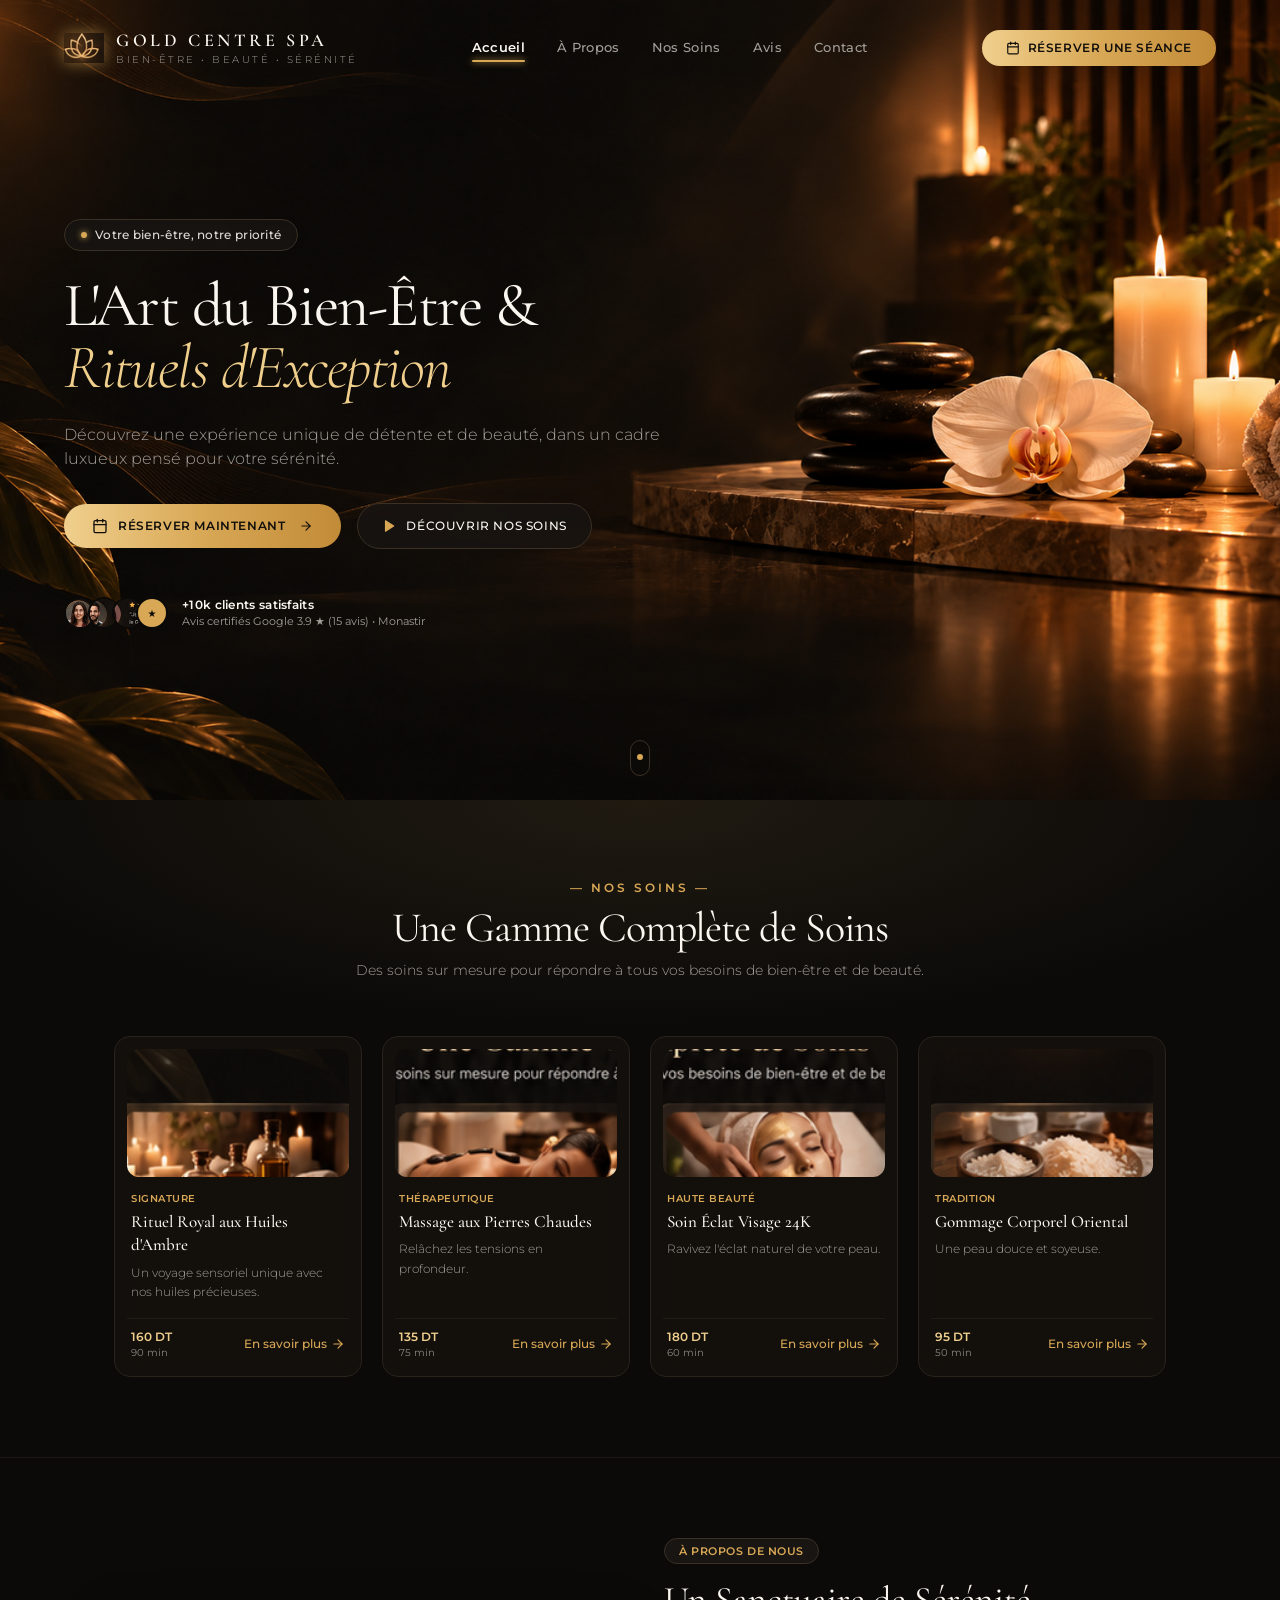
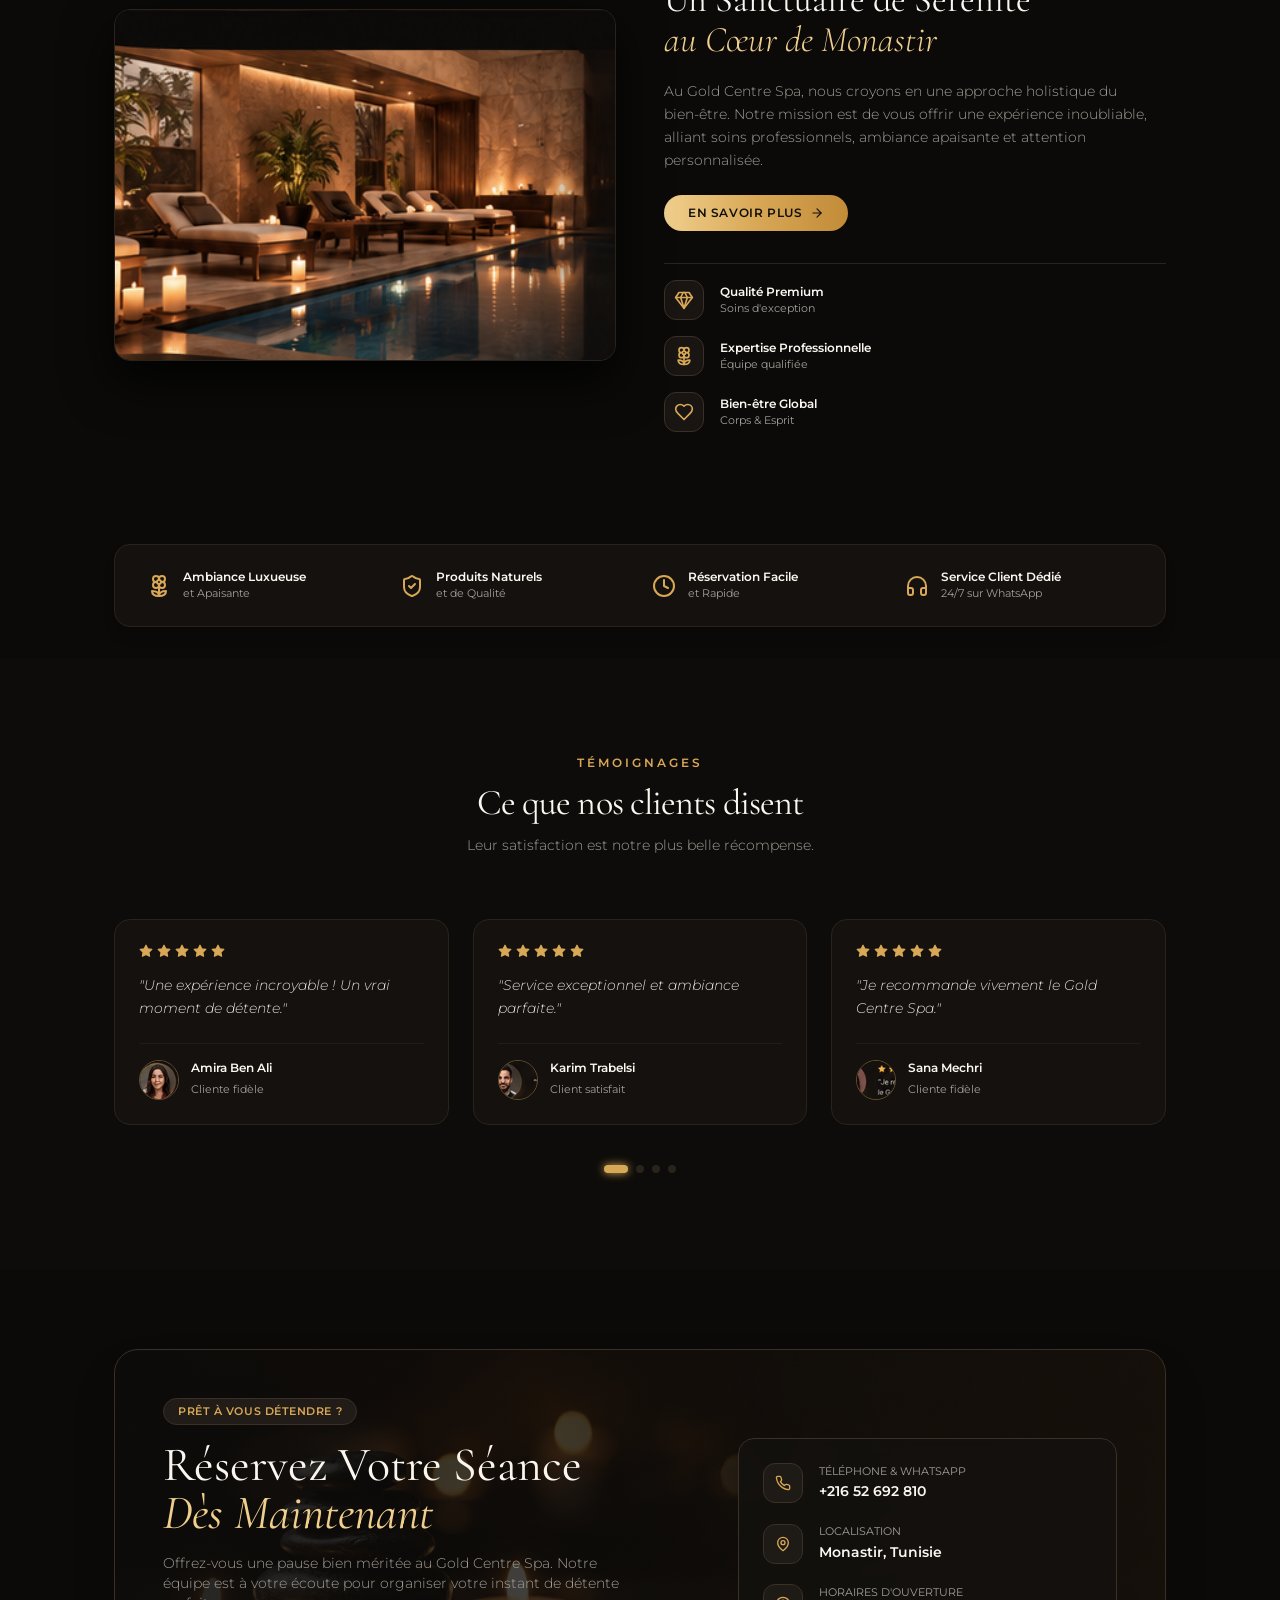
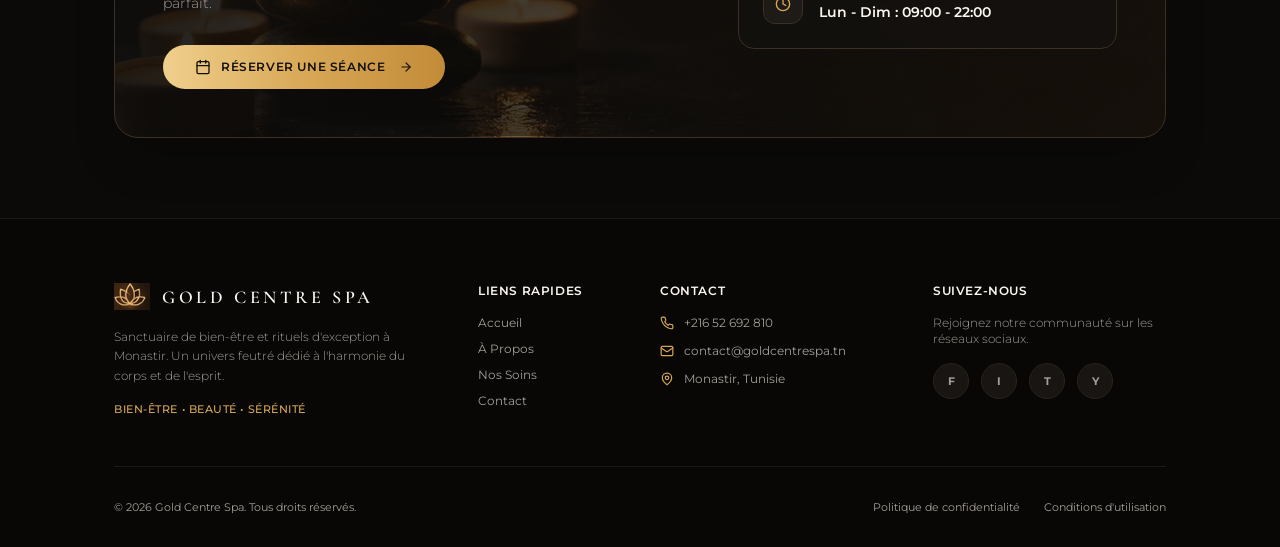
<file: index.html>
<!doctype html>
<html lang="fr" class="scroll-smooth">
  <head>
    <meta charset="UTF-8" />
    <link rel="icon" type="image/svg+xml" href="data:image/svg+xml,<svg xmlns='http://www.w3.org/2000/svg' viewBox='0 0 24 24' fill='%23D8A856'><path d='M12 2C12 2 8 8 8 13C8 16.31 10.69 19 14 19C14.7 19 15.37 18.88 16 18.66C15.42 16.37 16.14 13.78 17.88 12.04C16.82 9.5 14.15 4.5 12 2Z'/></svg>" />
    <meta name="viewport" content="width=device-width, initial-scale=1.0" />
    <title>Gold Centre Spa Monastir | L'Art du Bien-Être & Rituels d'Exception</title>
    <!-- Google Fonts -->
    <link rel="preconnect" href="https://fonts.googleapis.com">
    <link rel="preconnect" href="https://fonts.gstatic.com" crossorigin>
    <link href="https://fonts.googleapis.com/css2?family=Cormorant+Garamond:ital,wght@0,400;0,500;0,600;0,700;1,400;1,600&family=Montserrat:wght@300;400;500;600;700&display=swap" rel="stylesheet">
    <script type="module" crossorigin src="/assets/index-BKcq-7Md.js"></script>
    <link rel="stylesheet" crossorigin href="/assets/index-CMyZaOZo.css">
  <link rel="icon" type="image/svg+xml" href="favicon.svg">
<link rel="shortcut icon" href="favicon.ico">
</head>
  <body class="bg-[#0B0A09] text-[#E0DCD6] font-sans antialiased selection:bg-[#D8A856] selection:text-[#0B0A09]">
    <div id="root"></div>
  </body>
</html>
</file>
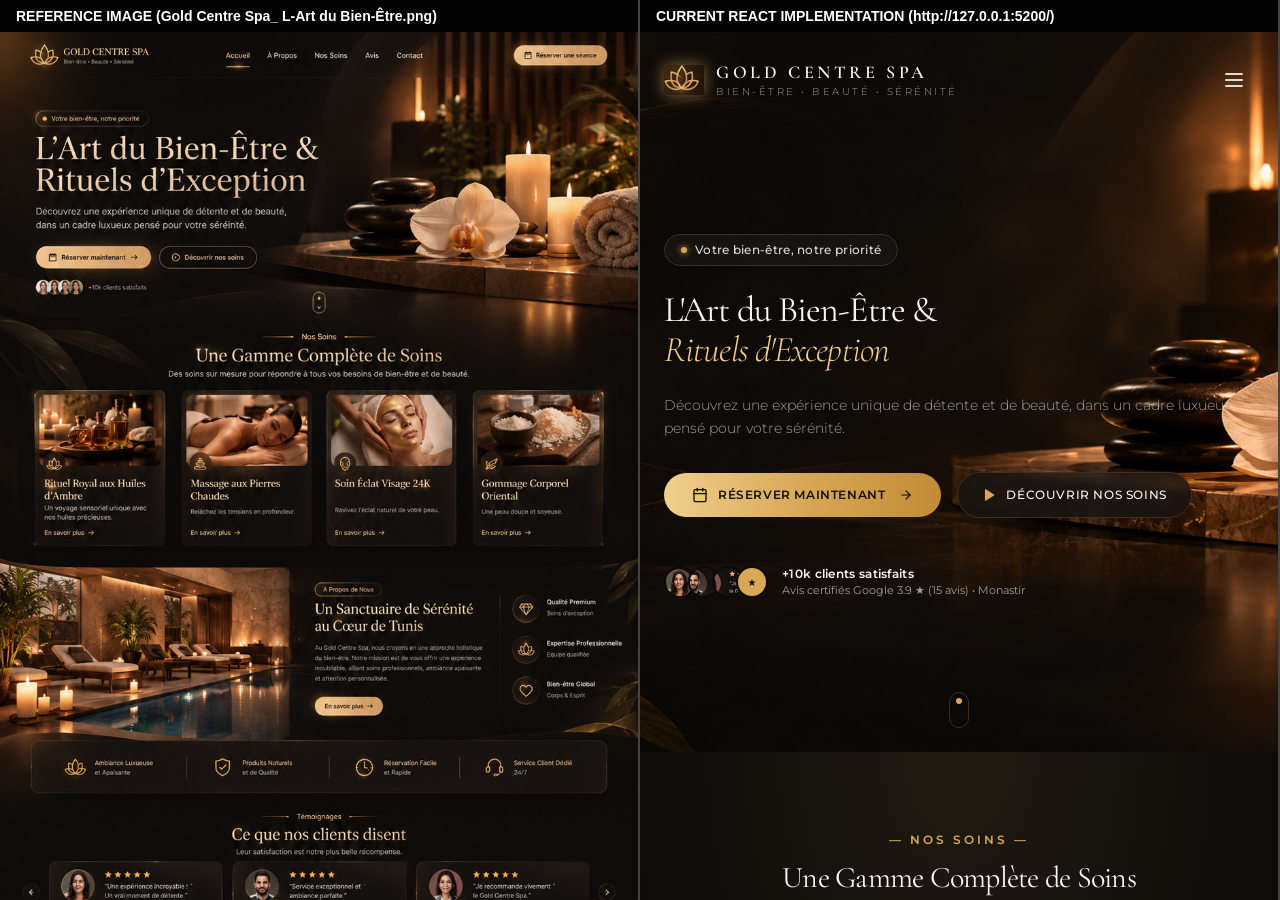
<file: compare.html>
<!DOCTYPE html>
<html>
<head>
  <meta charset="utf-8">
  <title>Side by Side Comparison</title>
  <style>
    body {
      margin: 0;
      padding: 0;
      background: #111;
      color: #fff;
      font-family: sans-serif;
      display: flex;
    }
    .col {
      flex: 1;
      height: 100vh;
      overflow-y: scroll;
      border-right: 2px solid #444;
      position: relative;
    }
    .header {
      position: sticky;
      top: 0;
      background: rgba(0,0,0,0.8);
      padding: 8px 16px;
      font-size: 14px;
      font-weight: bold;
      z-index: 100;
    }
    img {
      width: 100%;
      display: block;
    }
    iframe {
      width: 100%;
      height: 4000px;
      border: none;
    }
  </style>
<link rel="icon" type="image/svg+xml" href="favicon.svg">
<link rel="shortcut icon" href="favicon.ico">
</head>
<body>
  <div class="col" id="col-ref">
    <div class="header">REFERENCE IMAGE (Gold Centre Spa_ L-Art du Bien-Être.png)</div>
    <img src="/ref_full.png" />
  </div>
  <div class="col" id="col-actual">
    <div class="header">CURRENT REACT IMPLEMENTATION (http://127.0.0.1:5200/)</div>
    <iframe src="/" id="site-frame"></iframe>
  </div>
</body>
</html>
</file>
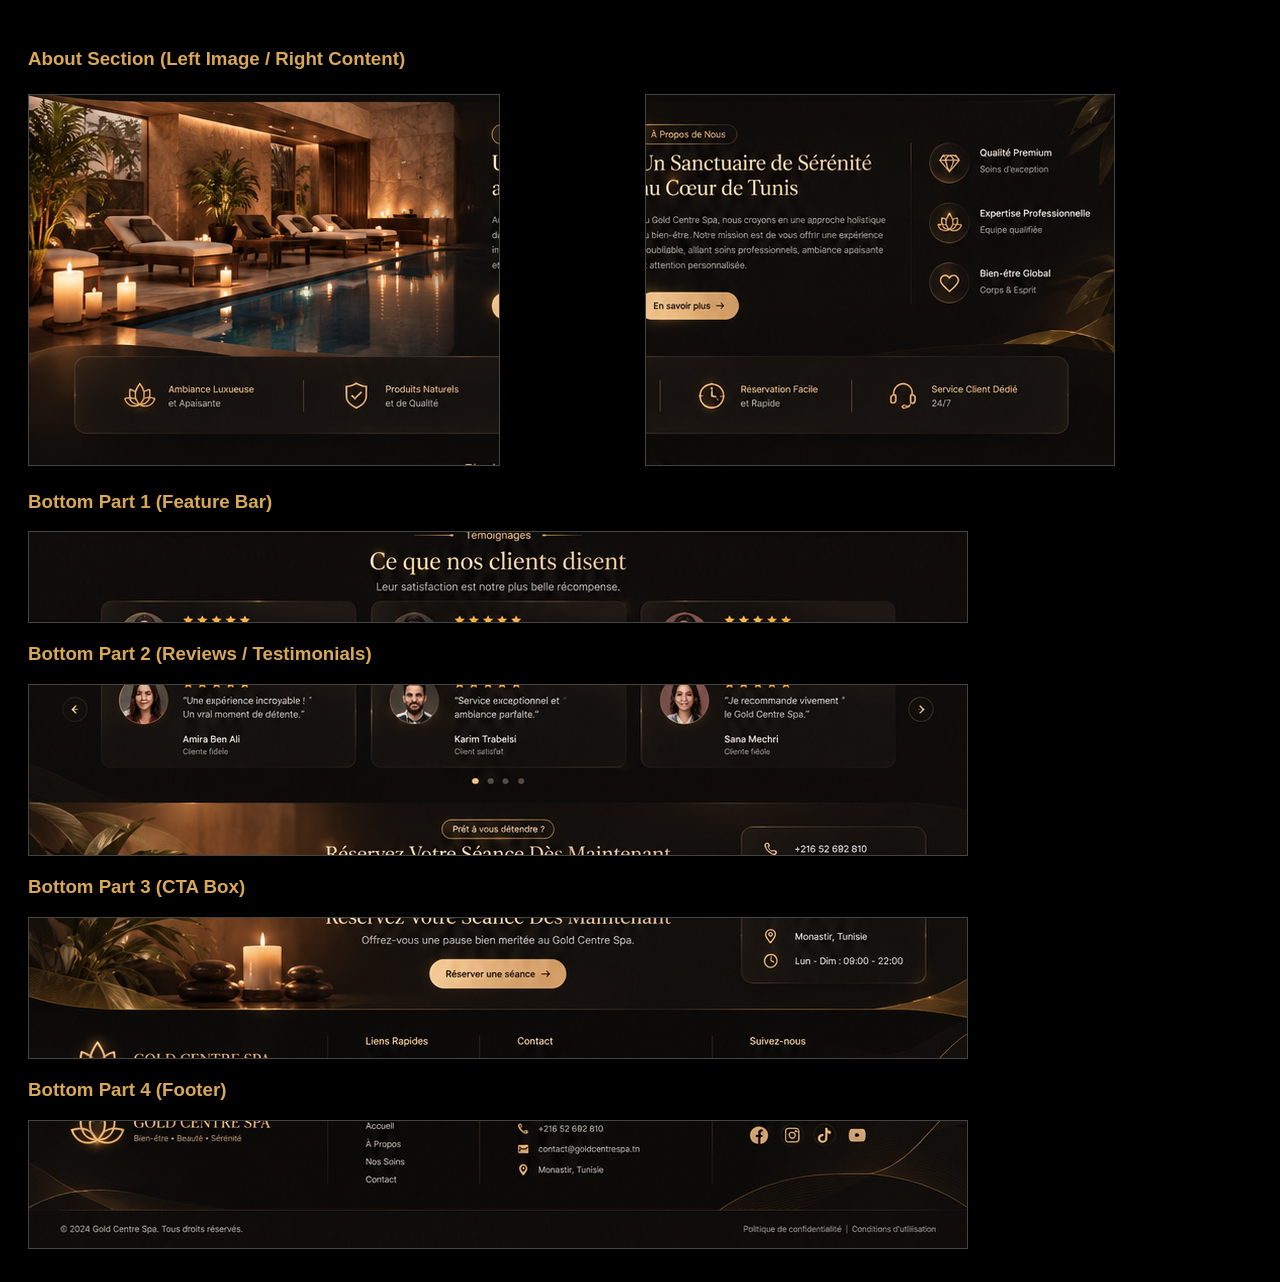
<file: inspect_details.html>
<!DOCTYPE html>
<html>
<head>
  <meta charset="utf-8">
  <title>Inspect Details</title>
  <style>
    body { background: #000; color: #fff; font-family: sans-serif; padding: 20px; }
    h3 { color: #d8a856; margin-top: 20px; }
    img { border: 1px solid #444; max-width: 100%; display: block; margin: 5px 0; }
    .row { display: flex; gap: 10px; }
    .col { flex: 1; }
  </style>
<link rel="icon" type="image/svg+xml" href="favicon.svg">
<link rel="shortcut icon" href="favicon.ico">
</head>
<body>
  <h3>About Section (Left Image / Right Content)</h3>
  <div class="row">
    <div class="col"><img src="/about_left.png" /></div>
    <div class="col"><img src="/about_right.png" /></div>
  </div>

  <h3>Bottom Part 1 (Feature Bar)</h3>
  <img src="/bot_part1.png" />

  <h3>Bottom Part 2 (Reviews / Testimonials)</h3>
  <img src="/bot_part2.png" />

  <h3>Bottom Part 3 (CTA Box)</h3>
  <img src="/bot_part3.png" />

  <h3>Bottom Part 4 (Footer)</h3>
  <img src="/bot_part4.png" />
</body>
</html>
</file>
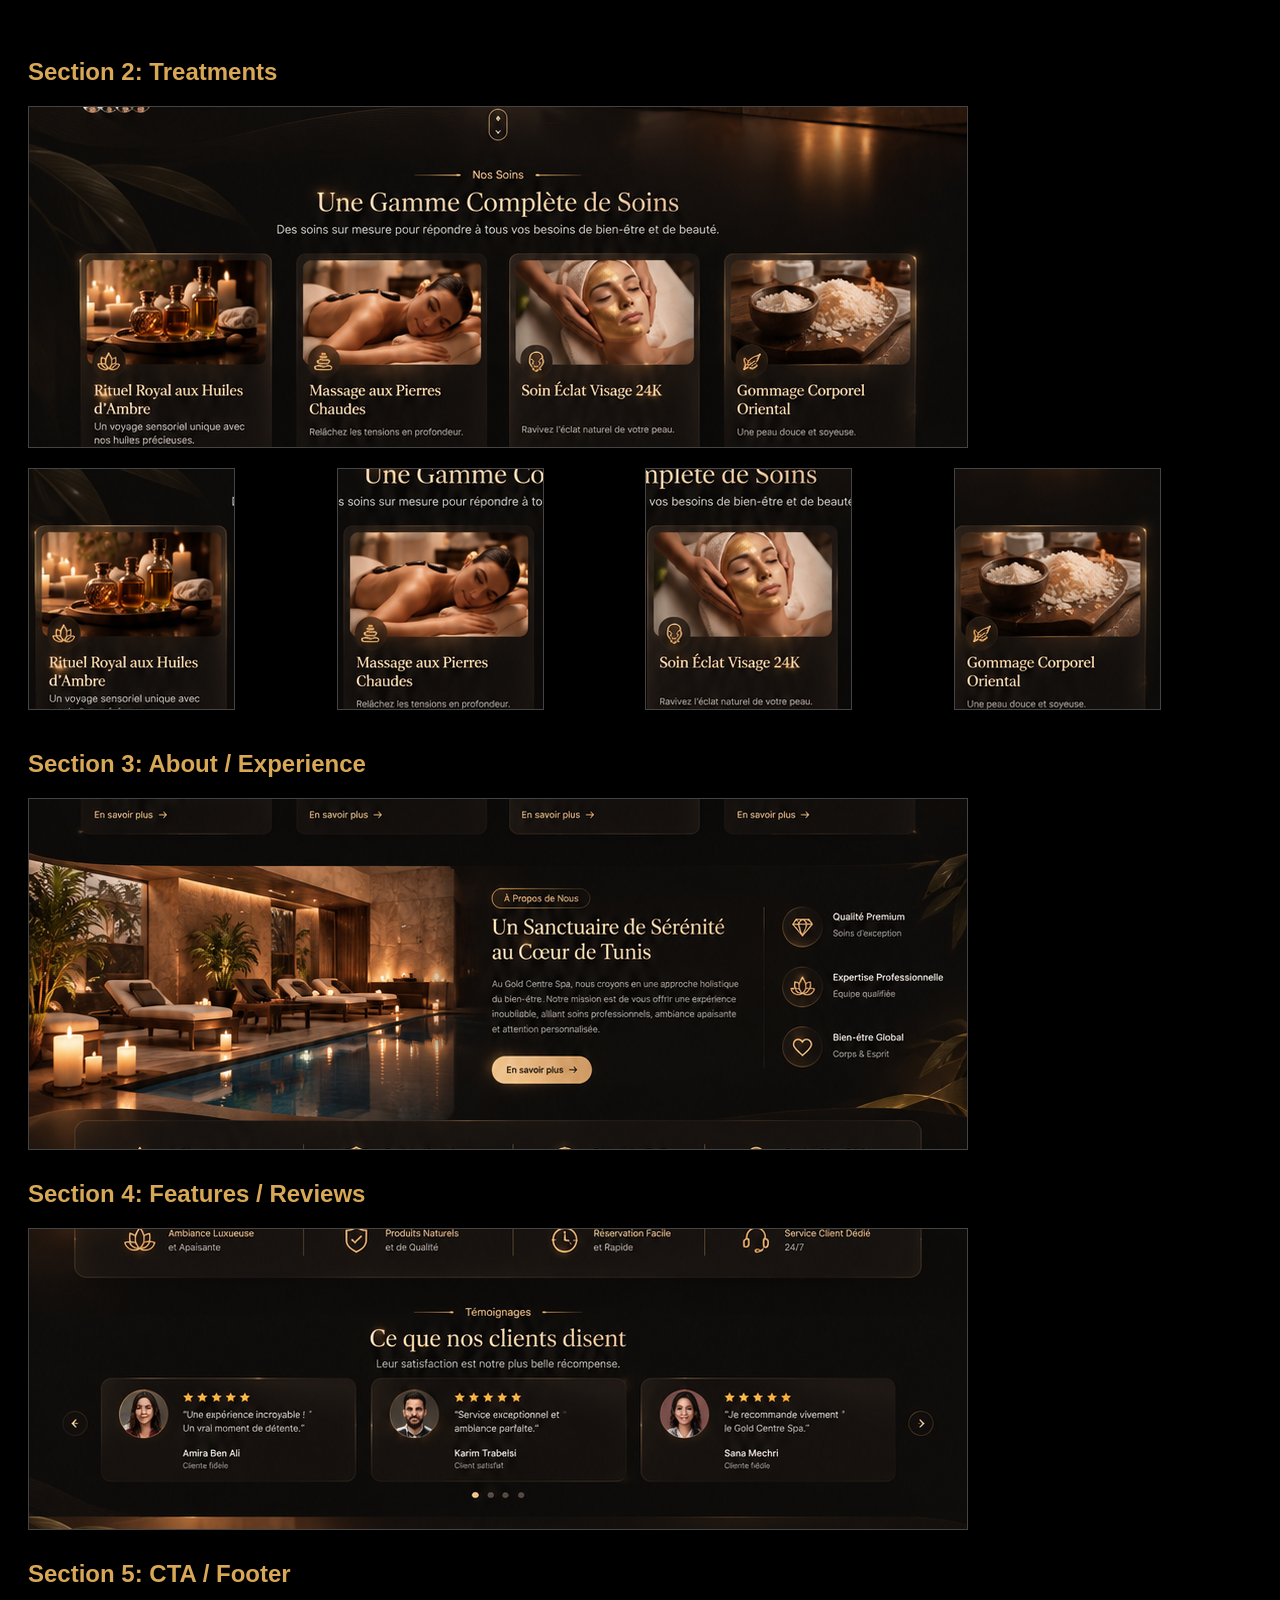
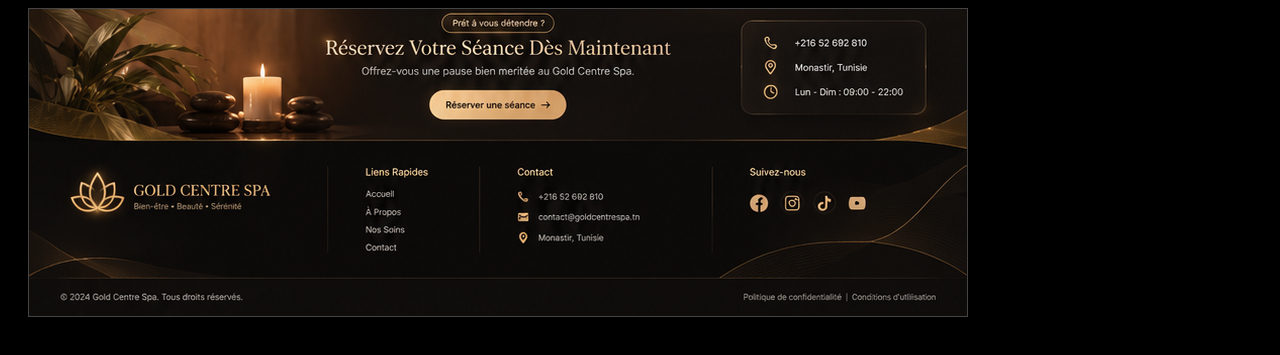
<file: inspect_slices.html>
<!DOCTYPE html>
<html>
<head>
  <meta charset="utf-8">
  <title>Inspect Slices</title>
  <style>
    body { background: #000; color: #fff; font-family: sans-serif; padding: 20px; }
    h2 { color: #d8a856; margin-top: 30px; }
    img { border: 1px solid #444; max-width: 100%; display: block; margin: 10px 0; }
    .grid { display: grid; grid-template-columns: repeat(4, 1fr); gap: 10px; }
  </style>
<link rel="icon" type="image/svg+xml" href="favicon.svg">
<link rel="shortcut icon" href="favicon.ico">
</head>
<body>
  <h2>Section 2: Treatments</h2>
  <img src="/ref_sec2.png" />
  <div class="grid">
    <img src="/card1.png" />
    <img src="/card2.png" />
    <img src="/card3.png" />
    <img src="/card4.png" />
  </div>

  <h2>Section 3: About / Experience</h2>
  <img src="/ref_sec3.png" />

  <h2>Section 4: Features / Reviews</h2>
  <img src="/ref_sec4.png" />

  <h2>Section 5: CTA / Footer</h2>
  <img src="/ref_sec5.png" />
</body>
</html>
</file>
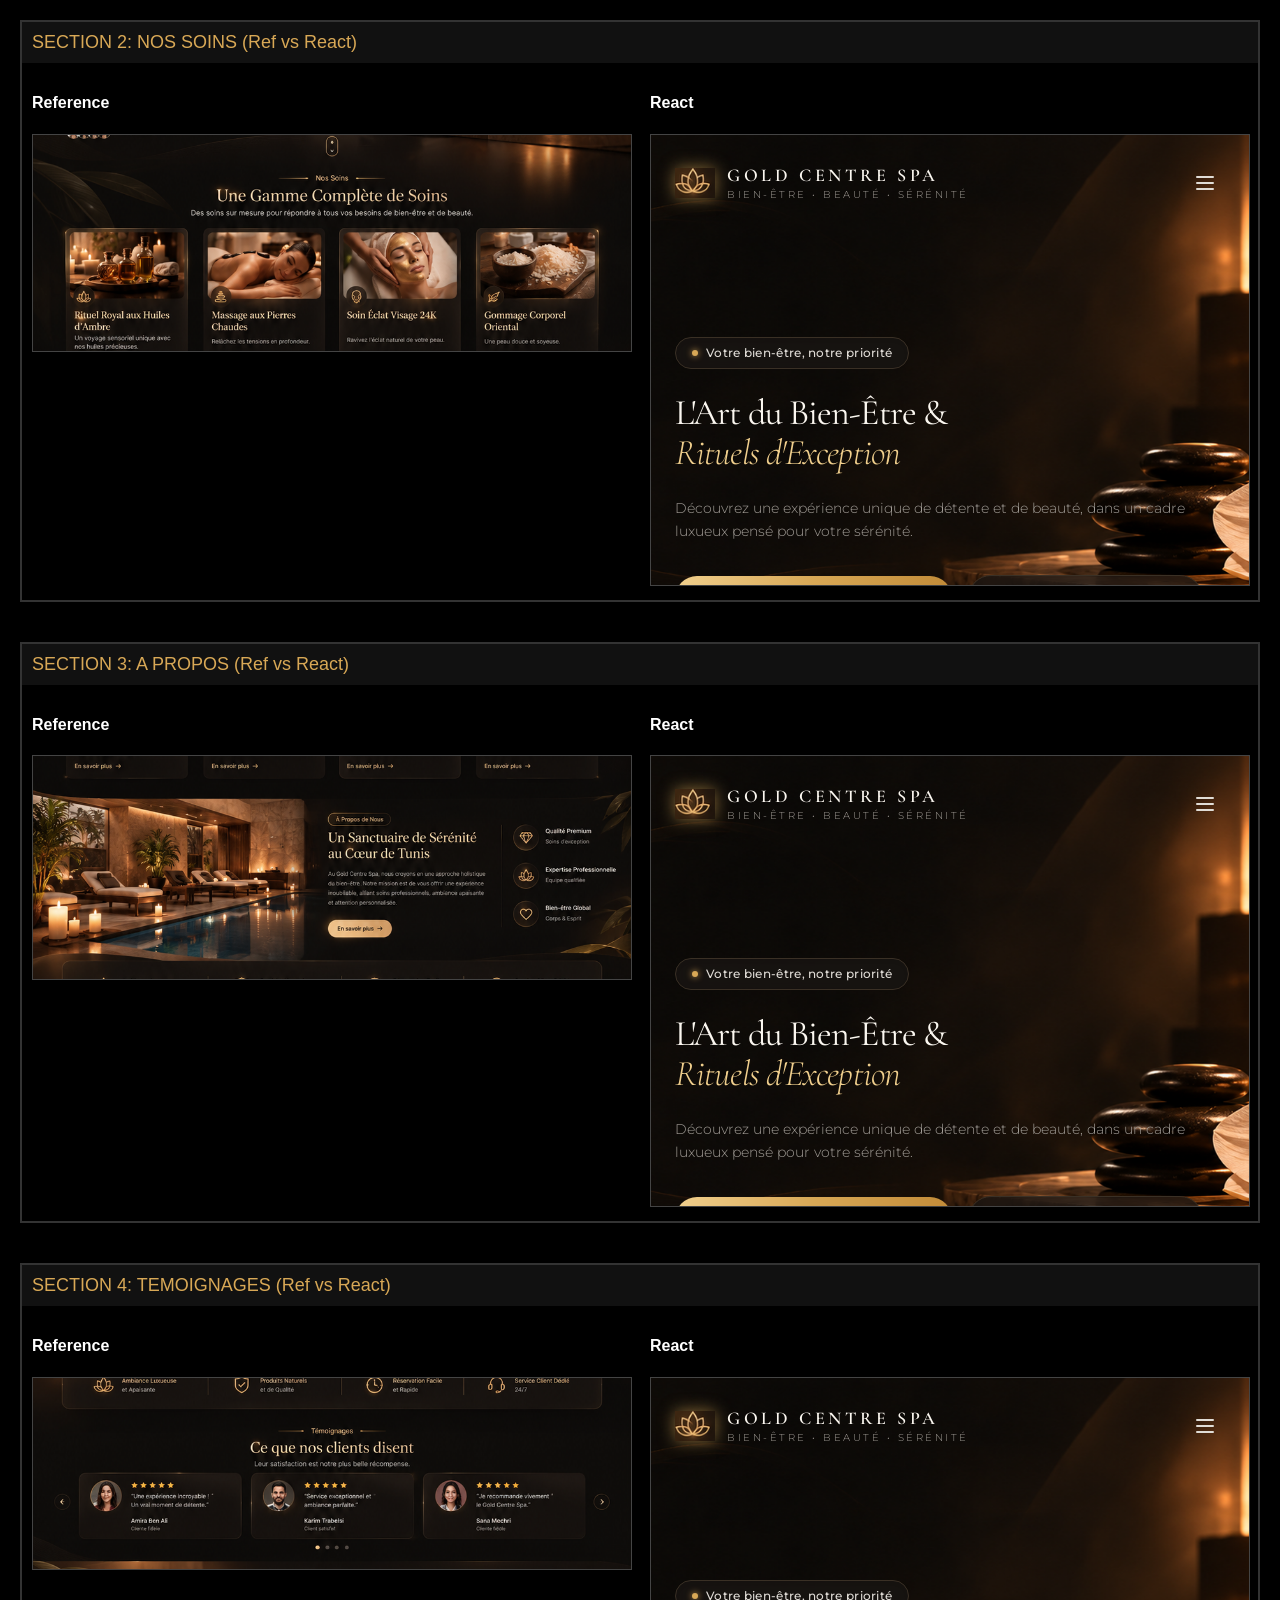
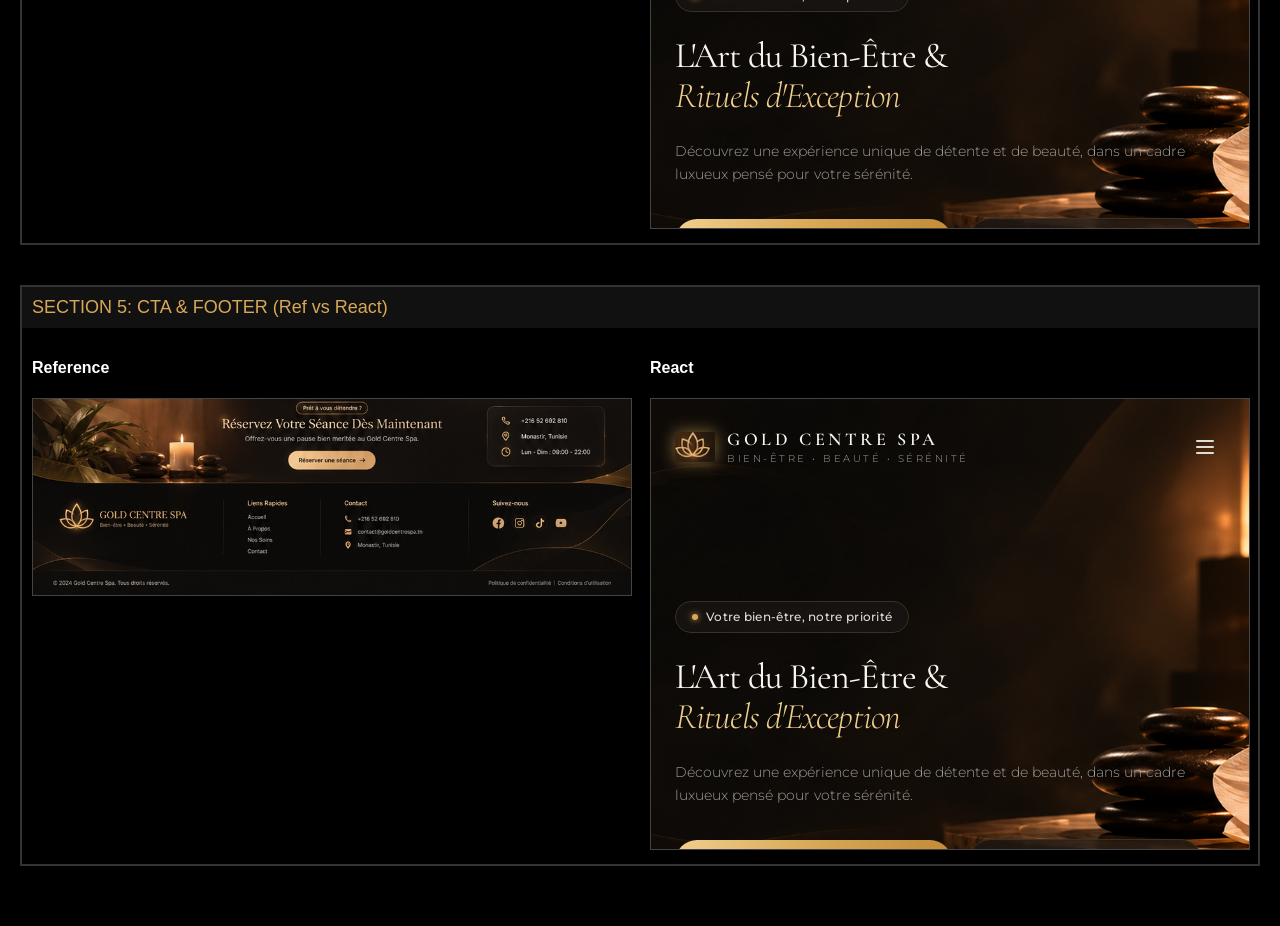
<file: section_by_section.html>
<!DOCTYPE html>
<html>
<head>
<style>
  body { background: #000; color: #fff; font-family: sans-serif; margin: 0; padding: 20px; }
  .sec-comp { margin-bottom: 40px; border: 2px solid #333; }
  .title { color: #d8a856; font-size: 18px; padding: 10px; background: #111; }
  .grid { display: grid; grid-template-columns: 1fr 1fr; gap: 20px; padding: 10px; }
  img { width: 100%; border: 1px solid #444; }
  iframe { width: 100%; border: 1px solid #444; background: #0b0a09; }
</style>
<link rel="icon" type="image/svg+xml" href="favicon.svg">
<link rel="shortcut icon" href="favicon.ico">
</head>
<body>
  <div class="sec-comp">
    <div class="title">SECTION 2: NOS SOINS (Ref vs React)</div>
    <div class="grid">
      <div><h4>Reference</h4><img src="/ref_sec2.png" /></div>
      <div><h4>React</h4><iframe src="/#soins" height="450"></iframe></div>
    </div>
  </div>

  <div class="sec-comp">
    <div class="title">SECTION 3: A PROPOS (Ref vs React)</div>
    <div class="grid">
      <div><h4>Reference</h4><img src="/ref_sec3.png" /></div>
      <div><h4>React</h4><iframe src="/#apropos" height="450"></iframe></div>
    </div>
  </div>

  <div class="sec-comp">
    <div class="title">SECTION 4: TEMOIGNAGES (Ref vs React)</div>
    <div class="grid">
      <div><h4>Reference</h4><img src="/ref_sec4.png" /></div>
      <div><h4>React</h4><iframe src="/#avis" height="450"></iframe></div>
    </div>
  </div>

  <div class="sec-comp">
    <div class="title">SECTION 5: CTA & FOOTER (Ref vs React)</div>
    <div class="grid">
      <div><h4>Reference</h4><img src="/ref_sec5.png" /></div>
      <div><h4>React</h4><iframe src="/#contact" height="450"></iframe></div>
    </div>
  </div>
</body>
</html>
</file>
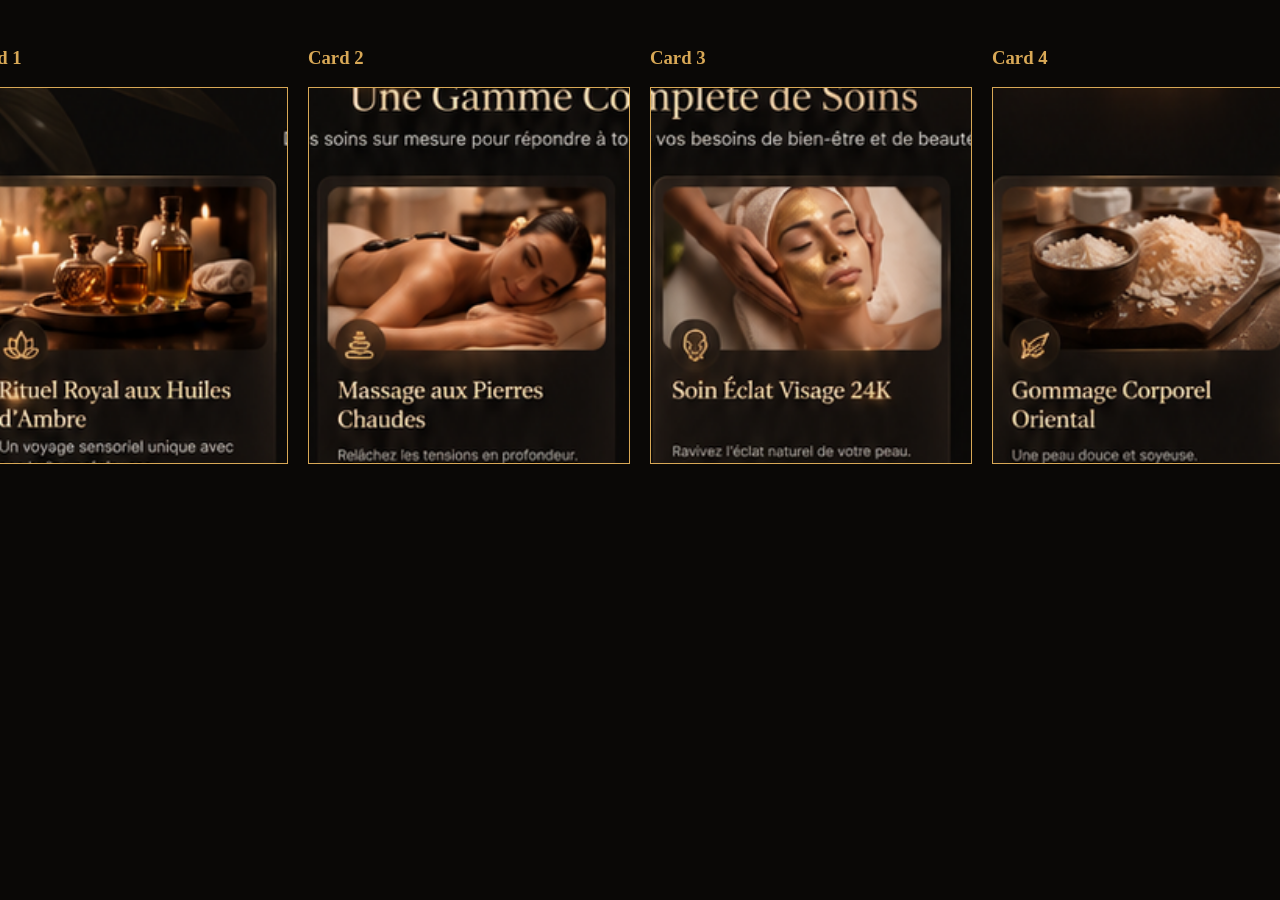
<file: zoom_cards.html>
<!DOCTYPE html>
<html>
<head>
  <meta charset="utf-8">
  <title>Zoom Cards</title>
<link rel="icon" type="image/svg+xml" href="favicon.svg">
<link rel="shortcut icon" href="favicon.ico">
</head>
<body style="background:#0a0806; color:#fff; display:flex; gap:20px; padding:20px; justify-content:center;">
  <div><h3 style="color:#d8a856;">Card 1</h3><img src="/card1.png" style="width:320px; border:1px solid #d8a856;" /></div>
  <div><h3 style="color:#d8a856;">Card 2</h3><img src="/card2.png" style="width:320px; border:1px solid #d8a856;" /></div>
  <div><h3 style="color:#d8a856;">Card 3</h3><img src="/card3.png" style="width:320px; border:1px solid #d8a856;" /></div>
  <div><h3 style="color:#d8a856;">Card 4</h3><img src="/card4.png" style="width:320px; border:1px solid #d8a856;" /></div>
</body>
</html>
</file>
<file: assets/index-CMyZaOZo.css>
*,:before,:after{--tw-border-spacing-x: 0;--tw-border-spacing-y: 0;--tw-translate-x: 0;--tw-translate-y: 0;--tw-rotate: 0;--tw-skew-x: 0;--tw-skew-y: 0;--tw-scale-x: 1;--tw-scale-y: 1;--tw-pan-x: ;--tw-pan-y: ;--tw-pinch-zoom: ;--tw-scroll-snap-strictness: proximity;--tw-gradient-from-position: ;--tw-gradient-via-position: ;--tw-gradient-to-position: ;--tw-ordinal: ;--tw-slashed-zero: ;--tw-numeric-figure: ;--tw-numeric-spacing: ;--tw-numeric-fraction: ;--tw-ring-inset: ;--tw-ring-offset-width: 0px;--tw-ring-offset-color: #fff;--tw-ring-color: rgb(59 130 246 / .5);--tw-ring-offset-shadow: 0 0 #0000;--tw-ring-shadow: 0 0 #0000;--tw-shadow: 0 0 #0000;--tw-shadow-colored: 0 0 #0000;--tw-blur: ;--tw-brightness: ;--tw-contrast: ;--tw-grayscale: ;--tw-hue-rotate: ;--tw-invert: ;--tw-saturate: ;--tw-sepia: ;--tw-drop-shadow: ;--tw-backdrop-blur: ;--tw-backdrop-brightness: ;--tw-backdrop-contrast: ;--tw-backdrop-grayscale: ;--tw-backdrop-hue-rotate: ;--tw-backdrop-invert: ;--tw-backdrop-opacity: ;--tw-backdrop-saturate: ;--tw-backdrop-sepia: ;--tw-contain-size: ;--tw-contain-layout: ;--tw-contain-paint: ;--tw-contain-style: }::backdrop{--tw-border-spacing-x: 0;--tw-border-spacing-y: 0;--tw-translate-x: 0;--tw-translate-y: 0;--tw-rotate: 0;--tw-skew-x: 0;--tw-skew-y: 0;--tw-scale-x: 1;--tw-scale-y: 1;--tw-pan-x: ;--tw-pan-y: ;--tw-pinch-zoom: ;--tw-scroll-snap-strictness: proximity;--tw-gradient-from-position: ;--tw-gradient-via-position: ;--tw-gradient-to-position: ;--tw-ordinal: ;--tw-slashed-zero: ;--tw-numeric-figure: ;--tw-numeric-spacing: ;--tw-numeric-fraction: ;--tw-ring-inset: ;--tw-ring-offset-width: 0px;--tw-ring-offset-color: #fff;--tw-ring-color: rgb(59 130 246 / .5);--tw-ring-offset-shadow: 0 0 #0000;--tw-ring-shadow: 0 0 #0000;--tw-shadow: 0 0 #0000;--tw-shadow-colored: 0 0 #0000;--tw-blur: ;--tw-brightness: ;--tw-contrast: ;--tw-grayscale: ;--tw-hue-rotate: ;--tw-invert: ;--tw-saturate: ;--tw-sepia: ;--tw-drop-shadow: ;--tw-backdrop-blur: ;--tw-backdrop-brightness: ;--tw-backdrop-contrast: ;--tw-backdrop-grayscale: ;--tw-backdrop-hue-rotate: ;--tw-backdrop-invert: ;--tw-backdrop-opacity: ;--tw-backdrop-saturate: ;--tw-backdrop-sepia: ;--tw-contain-size: ;--tw-contain-layout: ;--tw-contain-paint: ;--tw-contain-style: }*,:before,:after{box-sizing:border-box;border-width:0;border-style:solid;border-color:#e5e7eb}:before,:after{--tw-content: ""}html,:host{line-height:1.5;-webkit-text-size-adjust:100%;-moz-tab-size:4;-o-tab-size:4;tab-size:4;font-family:Montserrat,system-ui,sans-serif;font-feature-settings:normal;font-variation-settings:normal;-webkit-tap-highlight-color:transparent}body{margin:0;line-height:inherit}hr{height:0;color:inherit;border-top-width:1px}abbr:where([title]){-webkit-text-decoration:underline dotted;text-decoration:underline dotted}h1,h2,h3,h4,h5,h6{font-size:inherit;font-weight:inherit}a{color:inherit;text-decoration:inherit}b,strong{font-weight:bolder}code,kbd,samp,pre{font-family:ui-monospace,SFMono-Regular,Menlo,Monaco,Consolas,Liberation Mono,Courier New,monospace;font-feature-settings:normal;font-variation-settings:normal;font-size:1em}small{font-size:80%}sub,sup{font-size:75%;line-height:0;position:relative;vertical-align:baseline}sub{bottom:-.25em}sup{top:-.5em}table{text-indent:0;border-color:inherit;border-collapse:collapse}button,input,optgroup,select,textarea{font-family:inherit;font-feature-settings:inherit;font-variation-settings:inherit;font-size:100%;font-weight:inherit;line-height:inherit;letter-spacing:inherit;color:inherit;margin:0;padding:0}button,select{text-transform:none}button,input:where([type=button]),input:where([type=reset]),input:where([type=submit]){-webkit-appearance:button;background-color:transparent;background-image:none}:-moz-focusring{outline:auto}:-moz-ui-invalid{box-shadow:none}progress{vertical-align:baseline}::-webkit-inner-spin-button,::-webkit-outer-spin-button{height:auto}[type=search]{-webkit-appearance:textfield;outline-offset:-2px}::-webkit-search-decoration{-webkit-appearance:none}::-webkit-file-upload-button{-webkit-appearance:button;font:inherit}summary{display:list-item}blockquote,dl,dd,h1,h2,h3,h4,h5,h6,hr,figure,p,pre{margin:0}fieldset{margin:0;padding:0}legend{padding:0}ol,ul,menu{list-style:none;margin:0;padding:0}dialog{padding:0}textarea{resize:vertical}input::-moz-placeholder,textarea::-moz-placeholder{opacity:1;color:#9ca3af}input::placeholder,textarea::placeholder{opacity:1;color:#9ca3af}button,[role=button]{cursor:pointer}:disabled{cursor:default}img,svg,video,canvas,audio,iframe,embed,object{display:block;vertical-align:middle}img,video{max-width:100%;height:auto}[hidden]:where(:not([hidden=until-found])){display:none}.fixed{position:fixed}.absolute{position:absolute}.relative{position:relative}.inset-0{top:0;right:0;bottom:0;left:0}.bottom-0{bottom:0}.bottom-6{bottom:1.5rem}.left-0{left:0}.left-1\/2{left:50%}.right-0{right:0}.right-4{right:1rem}.right-5{right:1.25rem}.top-0{top:0}.top-4{top:1rem}.top-5{top:1.25rem}.z-10{z-index:10}.z-20{z-index:20}.z-40{z-index:40}.z-50{z-index:50}.mx-auto{margin-left:auto;margin-right:auto}.mb-1{margin-bottom:.25rem}.mb-1\.5{margin-bottom:.375rem}.mb-10{margin-bottom:2.5rem}.mb-14{margin-bottom:3.5rem}.mb-16{margin-bottom:4rem}.mb-2{margin-bottom:.5rem}.mb-3{margin-bottom:.75rem}.mb-3\.5{margin-bottom:.875rem}.mb-4{margin-bottom:1rem}.mb-5{margin-bottom:1.25rem}.mb-6{margin-bottom:1.5rem}.mb-8{margin-bottom:2rem}.ml-1{margin-left:.25rem}.mt-10{margin-top:2.5rem}.mt-2{margin-top:.5rem}.line-clamp-2{overflow:hidden;display:-webkit-box;-webkit-box-orient:vertical;-webkit-line-clamp:2}.block{display:block}.inline-block{display:inline-block}.flex{display:flex}.inline-flex{display:inline-flex}.grid{display:grid}.hidden{display:none}.h-1\.5{height:.375rem}.h-10{height:2.5rem}.h-2{height:.5rem}.h-24{height:6rem}.h-3\.5{height:.875rem}.h-32{height:8rem}.h-4{height:1rem}.h-48{height:12rem}.h-5{height:1.25rem}.h-6{height:1.5rem}.h-8{height:2rem}.h-9{height:2.25rem}.h-\[2px\]{height:2px}.h-auto{height:auto}.h-full{height:100%}.min-h-\[720px\]{min-height:720px}.min-h-screen{min-height:100vh}.w-1\.5{width:.375rem}.w-10{width:2.5rem}.w-2{width:.5rem}.w-3\.5{width:.875rem}.w-4{width:1rem}.w-5{width:1.25rem}.w-6{width:1.5rem}.w-8{width:2rem}.w-9{width:2.25rem}.w-full{width:100%}.max-w-\[1100px\]{max-width:1100px}.max-w-\[1200px\]{max-width:1200px}.max-w-\[320px\]{max-width:320px}.max-w-\[480px\]{max-width:480px}.max-w-\[620px\]{max-width:620px}.max-w-\[680px\]{max-width:680px}.max-w-lg{max-width:32rem}.max-w-md{max-width:28rem}.shrink-0{flex-shrink:0}.-translate-x-1\/2{--tw-translate-x: -50%;transform:translate(var(--tw-translate-x),var(--tw-translate-y)) rotate(var(--tw-rotate)) skew(var(--tw-skew-x)) skewY(var(--tw-skew-y)) scaleX(var(--tw-scale-x)) scaleY(var(--tw-scale-y))}.grid-cols-1{grid-template-columns:repeat(1,minmax(0,1fr))}.grid-cols-2{grid-template-columns:repeat(2,minmax(0,1fr))}.flex-col{flex-direction:column}.flex-wrap{flex-wrap:wrap}.items-start{align-items:flex-start}.items-center{align-items:center}.justify-center{justify-content:center}.justify-between{justify-content:space-between}.gap-1{gap:.25rem}.gap-10{gap:2.5rem}.gap-12{gap:3rem}.gap-2{gap:.5rem}.gap-2\.5{gap:.625rem}.gap-3{gap:.75rem}.gap-3\.5{gap:.875rem}.gap-4{gap:1rem}.gap-5{gap:1.25rem}.gap-6{gap:1.5rem}.gap-8{gap:2rem}.-space-x-2>:not([hidden])~:not([hidden]){--tw-space-x-reverse: 0;margin-right:calc(-.5rem * var(--tw-space-x-reverse));margin-left:calc(-.5rem * calc(1 - var(--tw-space-x-reverse)))}.overflow-hidden{overflow:hidden}.overflow-x-hidden{overflow-x:hidden}.scroll-smooth{scroll-behavior:smooth}.rounded-2xl{border-radius:1rem}.rounded-3xl{border-radius:1.5rem}.rounded-full{border-radius:9999px}.rounded-xl{border-radius:.75rem}.border{border-width:1px}.border-2{border-width:2px}.border-b{border-bottom-width:1px}.border-t{border-top-width:1px}.border-\[\#0B0A09\]{--tw-border-opacity: 1;border-color:rgb(11 10 9 / var(--tw-border-opacity, 1))}.border-\[\#1C1712\]{--tw-border-opacity: 1;border-color:rgb(28 23 18 / var(--tw-border-opacity, 1))}.border-\[\#1F1914\]{--tw-border-opacity: 1;border-color:rgb(31 25 20 / var(--tw-border-opacity, 1))}.border-\[\#2A231C\]{--tw-border-opacity: 1;border-color:rgb(42 35 28 / var(--tw-border-opacity, 1))}.border-\[\#2A231C\]\/60{border-color:#2a231c99}.border-\[\#3A3025\]{--tw-border-opacity: 1;border-color:rgb(58 48 37 / var(--tw-border-opacity, 1))}.border-\[\#D8A856\]\/40{border-color:#d8a85666}.bg-\[\#080706\]{--tw-bg-opacity: 1;background-color:rgb(8 7 6 / var(--tw-bg-opacity, 1))}.bg-\[\#0B0A09\]{--tw-bg-opacity: 1;background-color:rgb(11 10 9 / var(--tw-bg-opacity, 1))}.bg-\[\#0E0C0A\]{--tw-bg-opacity: 1;background-color:rgb(14 12 10 / var(--tw-bg-opacity, 1))}.bg-\[\#14110E\]{--tw-bg-opacity: 1;background-color:rgb(20 17 14 / var(--tw-bg-opacity, 1))}.bg-\[\#14110E\]\/90{background-color:#14110ee6}.bg-\[\#14110E\]\/95{background-color:#14110ef2}.bg-\[\#141210\]{--tw-bg-opacity: 1;background-color:rgb(20 18 16 / var(--tw-bg-opacity, 1))}.bg-\[\#181512\]{--tw-bg-opacity: 1;background-color:rgb(24 21 18 / var(--tw-bg-opacity, 1))}.bg-\[\#181512\]\/80{background-color:#181512cc}.bg-\[\#181512\]\/90{background-color:#181512e6}.bg-\[\#1C1814\]{--tw-bg-opacity: 1;background-color:rgb(28 24 20 / var(--tw-bg-opacity, 1))}.bg-\[\#1E1A16\]{--tw-bg-opacity: 1;background-color:rgb(30 26 22 / var(--tw-bg-opacity, 1))}.bg-\[\#241F1A\]\/90{background-color:#241f1ae6}.bg-\[\#2A231C\]{--tw-bg-opacity: 1;background-color:rgb(42 35 28 / var(--tw-bg-opacity, 1))}.bg-\[\#D8A856\]{--tw-bg-opacity: 1;background-color:rgb(216 168 86 / var(--tw-bg-opacity, 1))}.bg-black\/60{background-color:#0009}.bg-black\/80{background-color:#000c}.bg-transparent{background-color:transparent}.bg-\[radial-gradient\(ellipse_80\%_50\%_at_50\%_0\%\,rgba\(216\,168\,86\,0\.1\)\,transparent_70\%\)\]{background-image:radial-gradient(ellipse 80% 50% at 50% 0%,rgba(216,168,86,.1),transparent 70%)}.bg-gradient-to-r{background-image:linear-gradient(to right,var(--tw-gradient-stops))}.from-\[\#F0CF8D\]{--tw-gradient-from: #F0CF8D var(--tw-gradient-from-position);--tw-gradient-to: rgb(240 207 141 / 0) var(--tw-gradient-to-position);--tw-gradient-stops: var(--tw-gradient-from), var(--tw-gradient-to)}.via-\[\#D8A856\]{--tw-gradient-to: rgb(216 168 86 / 0) var(--tw-gradient-to-position);--tw-gradient-stops: var(--tw-gradient-from), #D8A856 var(--tw-gradient-via-position), var(--tw-gradient-to)}.to-\[\#C28B38\]{--tw-gradient-to: #C28B38 var(--tw-gradient-to-position)}.to-\[\#D8A856\]{--tw-gradient-to: #D8A856 var(--tw-gradient-to-position)}.bg-cover{background-size:cover}.bg-center{background-position:center}.bg-right{background-position:right}.fill-\[\#D8A856\]{fill:#d8a856}.object-cover{-o-object-fit:cover;object-fit:cover}.p-1{padding:.25rem}.p-1\.5{padding:.375rem}.p-2{padding:.5rem}.p-3{padding:.75rem}.p-4{padding:1rem}.p-6{padding:1.5rem}.p-8{padding:2rem}.px-1{padding-left:.25rem;padding-right:.25rem}.px-3\.5{padding-left:.875rem;padding-right:.875rem}.px-4{padding-left:1rem;padding-right:1rem}.px-6{padding-left:1.5rem;padding-right:1.5rem}.px-7{padding-left:1.75rem;padding-right:1.75rem}.px-8{padding-left:2rem;padding-right:2rem}.py-1{padding-top:.25rem;padding-bottom:.25rem}.py-1\.5{padding-top:.375rem;padding-bottom:.375rem}.py-2{padding-top:.5rem;padding-bottom:.5rem}.py-2\.5{padding-top:.625rem;padding-bottom:.625rem}.py-20{padding-top:5rem;padding-bottom:5rem}.py-24{padding-top:6rem;padding-bottom:6rem}.py-3{padding-top:.75rem;padding-bottom:.75rem}.py-3\.5{padding-top:.875rem;padding-bottom:.875rem}.py-4{padding-top:1rem;padding-bottom:1rem}.py-6{padding-top:1.5rem;padding-bottom:1.5rem}.py-8{padding-top:2rem;padding-bottom:2rem}.pb-1{padding-bottom:.25rem}.pb-12{padding-bottom:3rem}.pb-20{padding-bottom:5rem}.pb-8{padding-bottom:2rem}.pt-16{padding-top:4rem}.pt-2{padding-top:.5rem}.pt-2\.5{padding-top:.625rem}.pt-3{padding-top:.75rem}.pt-32{padding-top:8rem}.pt-4{padding-top:1rem}.pt-8{padding-top:2rem}.text-center{text-align:center}.font-sans{font-family:Montserrat,system-ui,sans-serif}.font-serif{font-family:Cormorant Garamond,Playfair Display,serif}.text-2xl{font-size:1.5rem;line-height:2rem}.text-3xl{font-size:1.875rem;line-height:2.25rem}.text-4xl{font-size:2.25rem;line-height:2.5rem}.text-\[10px\]{font-size:10px}.text-\[11px\]{font-size:11px}.text-\[12px\]{font-size:12px}.text-\[13px\]{font-size:13px}.text-\[17px\]{font-size:17px}.text-lg{font-size:1.125rem;line-height:1.75rem}.text-sm{font-size:.875rem;line-height:1.25rem}.text-xs{font-size:.75rem;line-height:1rem}.font-bold{font-weight:700}.font-light{font-weight:300}.font-medium{font-weight:500}.font-normal{font-weight:400}.font-semibold{font-weight:600}.uppercase{text-transform:uppercase}.italic{font-style:italic}.leading-\[1\.12\]{line-height:1.12}.leading-relaxed{line-height:1.625}.leading-snug{line-height:1.375}.leading-tight{line-height:1.25}.tracking-\[0\.25em\]{letter-spacing:.25em}.tracking-\[0\.2em\]{letter-spacing:.2em}.tracking-tight{letter-spacing:-.025em}.tracking-wide{letter-spacing:.025em}.tracking-wider{letter-spacing:.05em}.text-\[\#0B0A09\]{--tw-text-opacity: 1;color:rgb(11 10 9 / var(--tw-text-opacity, 1))}.text-\[\#120F0B\]{--tw-text-opacity: 1;color:rgb(18 15 11 / var(--tw-text-opacity, 1))}.text-\[\#8C8781\]{--tw-text-opacity: 1;color:rgb(140 135 129 / var(--tw-text-opacity, 1))}.text-\[\#A39E98\]{--tw-text-opacity: 1;color:rgb(163 158 152 / var(--tw-text-opacity, 1))}.text-\[\#D8A856\]{--tw-text-opacity: 1;color:rgb(216 168 86 / var(--tw-text-opacity, 1))}.text-\[\#E0DCD6\]{--tw-text-opacity: 1;color:rgb(224 220 214 / var(--tw-text-opacity, 1))}.text-\[\#F0CF8D\]{--tw-text-opacity: 1;color:rgb(240 207 141 / var(--tw-text-opacity, 1))}.text-\[\#FBF7F0\]{--tw-text-opacity: 1;color:rgb(251 247 240 / var(--tw-text-opacity, 1))}.text-white{--tw-text-opacity: 1;color:rgb(255 255 255 / var(--tw-text-opacity, 1))}.antialiased{-webkit-font-smoothing:antialiased;-moz-osx-font-smoothing:grayscale}.shadow-2xl{--tw-shadow: 0 25px 50px -12px rgb(0 0 0 / .25);--tw-shadow-colored: 0 25px 50px -12px var(--tw-shadow-color);box-shadow:var(--tw-ring-offset-shadow, 0 0 #0000),var(--tw-ring-shadow, 0 0 #0000),var(--tw-shadow)}.shadow-\[0_0_6px_\#D8A856\]{--tw-shadow: 0 0 6px #D8A856;--tw-shadow-colored: 0 0 6px var(--tw-shadow-color);box-shadow:var(--tw-ring-offset-shadow, 0 0 #0000),var(--tw-ring-shadow, 0 0 #0000),var(--tw-shadow)}.shadow-\[0_0_8px_\#D8A856\]{--tw-shadow: 0 0 8px #D8A856;--tw-shadow-colored: 0 0 8px var(--tw-shadow-color);box-shadow:var(--tw-ring-offset-shadow, 0 0 #0000),var(--tw-ring-shadow, 0 0 #0000),var(--tw-shadow)}.shadow-\[0_20px_50px_rgba\(0\,0\,0\,0\.8\)\]{--tw-shadow: 0 20px 50px rgba(0,0,0,.8);--tw-shadow-colored: 0 20px 50px var(--tw-shadow-color);box-shadow:var(--tw-ring-offset-shadow, 0 0 #0000),var(--tw-ring-shadow, 0 0 #0000),var(--tw-shadow)}.shadow-inner{--tw-shadow: inset 0 2px 4px 0 rgb(0 0 0 / .05);--tw-shadow-colored: inset 0 2px 4px 0 var(--tw-shadow-color);box-shadow:var(--tw-ring-offset-shadow, 0 0 #0000),var(--tw-ring-shadow, 0 0 #0000),var(--tw-shadow)}.shadow-lg{--tw-shadow: 0 10px 15px -3px rgb(0 0 0 / .1), 0 4px 6px -4px rgb(0 0 0 / .1);--tw-shadow-colored: 0 10px 15px -3px var(--tw-shadow-color), 0 4px 6px -4px var(--tw-shadow-color);box-shadow:var(--tw-ring-offset-shadow, 0 0 #0000),var(--tw-ring-shadow, 0 0 #0000),var(--tw-shadow)}.outline-none{outline:2px solid transparent;outline-offset:2px}.drop-shadow-\[0_0_8px_rgba\(216\,168\,86\,0\.6\)\]{--tw-drop-shadow: drop-shadow(0 0 8px rgba(216,168,86,.6));filter:var(--tw-blur) var(--tw-brightness) var(--tw-contrast) var(--tw-grayscale) var(--tw-hue-rotate) var(--tw-invert) var(--tw-saturate) var(--tw-sepia) var(--tw-drop-shadow)}.filter{filter:var(--tw-blur) var(--tw-brightness) var(--tw-contrast) var(--tw-grayscale) var(--tw-hue-rotate) var(--tw-invert) var(--tw-saturate) var(--tw-sepia) var(--tw-drop-shadow)}.backdrop-blur-md{--tw-backdrop-blur: blur(12px);-webkit-backdrop-filter:var(--tw-backdrop-blur) var(--tw-backdrop-brightness) var(--tw-backdrop-contrast) var(--tw-backdrop-grayscale) var(--tw-backdrop-hue-rotate) var(--tw-backdrop-invert) var(--tw-backdrop-opacity) var(--tw-backdrop-saturate) var(--tw-backdrop-sepia);backdrop-filter:var(--tw-backdrop-blur) var(--tw-backdrop-brightness) var(--tw-backdrop-contrast) var(--tw-backdrop-grayscale) var(--tw-backdrop-hue-rotate) var(--tw-backdrop-invert) var(--tw-backdrop-opacity) var(--tw-backdrop-saturate) var(--tw-backdrop-sepia)}.backdrop-blur-sm{--tw-backdrop-blur: blur(4px);-webkit-backdrop-filter:var(--tw-backdrop-blur) var(--tw-backdrop-brightness) var(--tw-backdrop-contrast) var(--tw-backdrop-grayscale) var(--tw-backdrop-hue-rotate) var(--tw-backdrop-invert) var(--tw-backdrop-opacity) var(--tw-backdrop-saturate) var(--tw-backdrop-sepia);backdrop-filter:var(--tw-backdrop-blur) var(--tw-backdrop-brightness) var(--tw-backdrop-contrast) var(--tw-backdrop-grayscale) var(--tw-backdrop-hue-rotate) var(--tw-backdrop-invert) var(--tw-backdrop-opacity) var(--tw-backdrop-saturate) var(--tw-backdrop-sepia)}.transition{transition-property:color,background-color,border-color,text-decoration-color,fill,stroke,opacity,box-shadow,transform,filter,backdrop-filter;transition-timing-function:cubic-bezier(.4,0,.2,1);transition-duration:.15s}.transition-all{transition-property:all;transition-timing-function:cubic-bezier(.4,0,.2,1);transition-duration:.15s}.transition-colors{transition-property:color,background-color,border-color,text-decoration-color,fill,stroke;transition-timing-function:cubic-bezier(.4,0,.2,1);transition-duration:.15s}.transition-transform{transition-property:transform;transition-timing-function:cubic-bezier(.4,0,.2,1);transition-duration:.15s}.duration-500{transition-duration:.5s}.duration-700{transition-duration:.7s}::-webkit-scrollbar{width:8px}::-webkit-scrollbar-track{background:#0b0a09}::-webkit-scrollbar-thumb{background:#2a231c;border-radius:4px}::-webkit-scrollbar-thumb:hover{background:#d8a856}.selection\:bg-\[\#D8A856\] *::-moz-selection{--tw-bg-opacity: 1;background-color:rgb(216 168 86 / var(--tw-bg-opacity, 1))}.selection\:bg-\[\#D8A856\] *::selection{--tw-bg-opacity: 1;background-color:rgb(216 168 86 / var(--tw-bg-opacity, 1))}.selection\:text-\[\#0B0A09\] *::-moz-selection{--tw-text-opacity: 1;color:rgb(11 10 9 / var(--tw-text-opacity, 1))}.selection\:text-\[\#0B0A09\] *::selection{--tw-text-opacity: 1;color:rgb(11 10 9 / var(--tw-text-opacity, 1))}.selection\:bg-\[\#D8A856\]::-moz-selection{--tw-bg-opacity: 1;background-color:rgb(216 168 86 / var(--tw-bg-opacity, 1))}.selection\:bg-\[\#D8A856\]::selection{--tw-bg-opacity: 1;background-color:rgb(216 168 86 / var(--tw-bg-opacity, 1))}.selection\:text-\[\#0B0A09\]::-moz-selection{--tw-text-opacity: 1;color:rgb(11 10 9 / var(--tw-text-opacity, 1))}.selection\:text-\[\#0B0A09\]::selection{--tw-text-opacity: 1;color:rgb(11 10 9 / var(--tw-text-opacity, 1))}.hover\:scale-\[1\.02\]:hover{--tw-scale-x: 1.02;--tw-scale-y: 1.02;transform:translate(var(--tw-translate-x),var(--tw-translate-y)) rotate(var(--tw-rotate)) skew(var(--tw-skew-x)) skewY(var(--tw-skew-y)) scaleX(var(--tw-scale-x)) scaleY(var(--tw-scale-y))}.hover\:border-\[\#D8A856\]:hover{--tw-border-opacity: 1;border-color:rgb(216 168 86 / var(--tw-border-opacity, 1))}.hover\:border-\[\#D8A856\]\/40:hover{border-color:#d8a85666}.hover\:border-\[\#D8A856\]\/50:hover{border-color:#d8a85680}.hover\:bg-\[\#1E1A16\]:hover{--tw-bg-opacity: 1;background-color:rgb(30 26 22 / var(--tw-bg-opacity, 1))}.hover\:bg-\[\#3A3025\]:hover{--tw-bg-opacity: 1;background-color:rgb(58 48 37 / var(--tw-bg-opacity, 1))}.hover\:bg-black\/80:hover{background-color:#000c}.hover\:text-\[\#D8A856\]:hover{--tw-text-opacity: 1;color:rgb(216 168 86 / var(--tw-text-opacity, 1))}.hover\:text-\[\#F0CF8D\]:hover{--tw-text-opacity: 1;color:rgb(240 207 141 / var(--tw-text-opacity, 1))}.hover\:text-\[\#FBF7F0\]:hover{--tw-text-opacity: 1;color:rgb(251 247 240 / var(--tw-text-opacity, 1))}.hover\:text-white:hover{--tw-text-opacity: 1;color:rgb(255 255 255 / var(--tw-text-opacity, 1))}.hover\:shadow-\[0_0_15px_rgba\(216\,168\,86\,0\.4\)\]:hover{--tw-shadow: 0 0 15px rgba(216,168,86,.4);--tw-shadow-colored: 0 0 15px var(--tw-shadow-color);box-shadow:var(--tw-ring-offset-shadow, 0 0 #0000),var(--tw-ring-shadow, 0 0 #0000),var(--tw-shadow)}.hover\:shadow-\[0_0_20px_rgba\(216\,168\,86\,0\.4\)\]:hover{--tw-shadow: 0 0 20px rgba(216,168,86,.4);--tw-shadow-colored: 0 0 20px var(--tw-shadow-color);box-shadow:var(--tw-ring-offset-shadow, 0 0 #0000),var(--tw-ring-shadow, 0 0 #0000),var(--tw-shadow)}.hover\:shadow-\[0_0_20px_rgba\(216\,168\,86\,0\.5\)\]:hover{--tw-shadow: 0 0 20px rgba(216,168,86,.5);--tw-shadow-colored: 0 0 20px var(--tw-shadow-color);box-shadow:var(--tw-ring-offset-shadow, 0 0 #0000),var(--tw-ring-shadow, 0 0 #0000),var(--tw-shadow)}.hover\:shadow-\[0_0_25px_rgba\(216\,168\,86\,0\.5\)\]:hover{--tw-shadow: 0 0 25px rgba(216,168,86,.5);--tw-shadow-colored: 0 0 25px var(--tw-shadow-color);box-shadow:var(--tw-ring-offset-shadow, 0 0 #0000),var(--tw-ring-shadow, 0 0 #0000),var(--tw-shadow)}.hover\:shadow-\[0_12px_35px_rgba\(216\,168\,86\,0\.12\)\]:hover{--tw-shadow: 0 12px 35px rgba(216,168,86,.12);--tw-shadow-colored: 0 12px 35px var(--tw-shadow-color);box-shadow:var(--tw-ring-offset-shadow, 0 0 #0000),var(--tw-ring-shadow, 0 0 #0000),var(--tw-shadow)}.focus\:border-\[\#D8A856\]:focus{--tw-border-opacity: 1;border-color:rgb(216 168 86 / var(--tw-border-opacity, 1))}.active\:scale-\[0\.98\]:active{--tw-scale-x: .98;--tw-scale-y: .98;transform:translate(var(--tw-translate-x),var(--tw-translate-y)) rotate(var(--tw-rotate)) skew(var(--tw-skew-x)) skewY(var(--tw-skew-y)) scaleX(var(--tw-scale-x)) scaleY(var(--tw-scale-y))}.group:hover .group-hover\:translate-x-1{--tw-translate-x: .25rem;transform:translate(var(--tw-translate-x),var(--tw-translate-y)) rotate(var(--tw-rotate)) skew(var(--tw-skew-x)) skewY(var(--tw-skew-y)) scaleX(var(--tw-scale-x)) scaleY(var(--tw-scale-y))}.group:hover .group-hover\:scale-105{--tw-scale-x: 1.05;--tw-scale-y: 1.05;transform:translate(var(--tw-translate-x),var(--tw-translate-y)) rotate(var(--tw-rotate)) skew(var(--tw-skew-x)) skewY(var(--tw-skew-y)) scaleX(var(--tw-scale-x)) scaleY(var(--tw-scale-y))}.group:hover .group-hover\:text-\[\#D8A856\]{--tw-text-opacity: 1;color:rgb(216 168 86 / var(--tw-text-opacity, 1))}@media (min-width: 640px){.sm\:flex{display:flex}.sm\:grid-cols-2{grid-template-columns:repeat(2,minmax(0,1fr))}.sm\:flex-row{flex-direction:row}.sm\:p-8{padding:2rem}.sm\:text-4xl{font-size:2.25rem;line-height:2.5rem}.sm\:text-5xl{font-size:3rem;line-height:1}.sm\:text-base{font-size:1rem;line-height:1.5rem}}@media (min-width: 768px){.md\:flex{display:flex}.md\:hidden{display:none}.md\:grid-cols-2{grid-template-columns:repeat(2,minmax(0,1fr))}.md\:grid-cols-3{grid-template-columns:repeat(3,minmax(0,1fr))}.md\:grid-cols-4{grid-template-columns:repeat(4,minmax(0,1fr))}.md\:p-12{padding:3rem}}@media (min-width: 1024px){.lg\:col-span-2{grid-column:span 2 / span 2}.lg\:col-span-3{grid-column:span 3 / span 3}.lg\:col-span-4{grid-column:span 4 / span 4}.lg\:col-span-5{grid-column:span 5 / span 5}.lg\:col-span-6{grid-column:span 6 / span 6}.lg\:col-span-7{grid-column:span 7 / span 7}.lg\:min-h-\[800px\]{min-height:800px}.lg\:grid-cols-12{grid-template-columns:repeat(12,minmax(0,1fr))}.lg\:grid-cols-4{grid-template-columns:repeat(4,minmax(0,1fr))}.lg\:text-5xl{font-size:3rem;line-height:1}.lg\:text-\[42px\]{font-size:42px}.lg\:text-\[62px\]{font-size:62px}}
</file>
